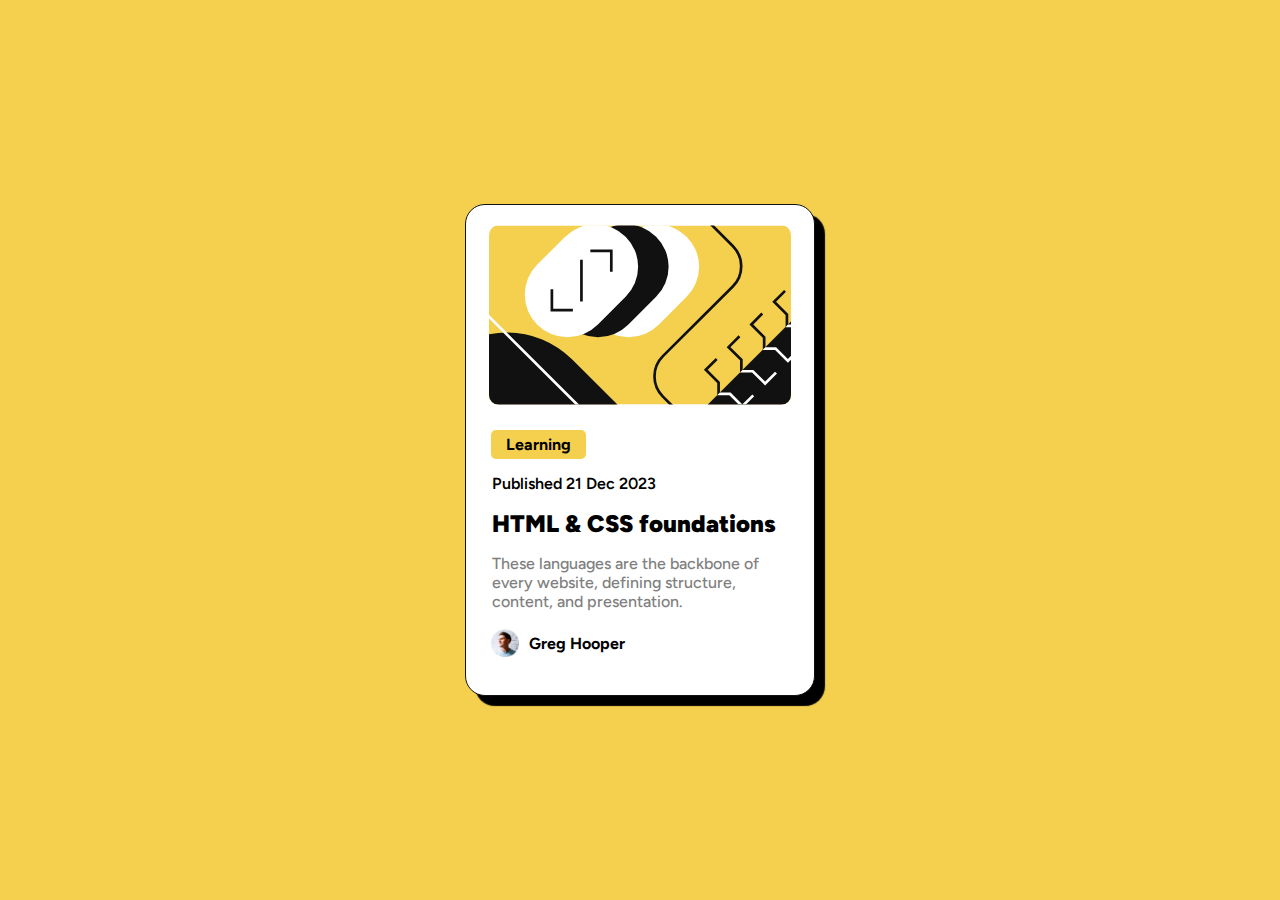
<file: index.html>
<!DOCTYPE html>
<html lang="en">
<head>
  <meta charset="UTF-8">
  <meta name="viewport" content="width=device-width, initial-scale=1.0"> <!-- displays site properly based on user's device -->

  <link rel="icon" type="image/png" sizes="32x32" href="./blog-preview-card-main/assets/images/favicon-32x32.png">
  
  <title>Frontend Mentor | Blog preview card</title>
  <link rel="stylesheet" href="style.css">
  <link rel="preconnect" href="https://fonts.googleapis.com">
  <link rel="preconnect" href="https://fonts.gstatic.com" crossorigin>
  <link href="https://fonts.googleapis.com/css2?family=Figtree&display=swap" rel="stylesheet">

  <!-- Feel free to remove these styles or customise in your own stylesheet 👍 -->
  <!-- <style>
    .attribution { font-size: 11px; text-align: center; }
    .attribution a { color: hsl(228, 45%, 44%); }
  </style> -->
</head>
<body>
  <div class="container">
    <div class="card">
      <div class="image">
        <img src="./blog-preview-card-main/assets/images/illustration-article.svg" alt="pic">
      </div>
      <div class="button">
          <span>Learning</span>
      </div>
      <div class="para">
        <p>Published 21 Dec 2023</p>
      </div>
      <div class="heading">
        <h2> HTML & CSS foundations
        </h2>
      </div>
      <div class="text">
        <p>These languages are the backbone of every website, defining structure, content, and presentation.</p>
      </div>
      <div class="author">
        <img src="./blog-preview-card-main/assets/images/image-avatar.webp" alt="profile.pic">
        <span>Greg Hooper</span>
      </div>
    </div>
  </div>
  

 
  

  
  
  <!-- <div class="attribution">
    Challenge by <a href="https://www.frontendmentor.io?ref=challenge" target="_blank">Frontend Mentor</a>. 
    Coded by <a href="#">Your Name Here</a>.
  </div> -->
</body>
</html>
</file>
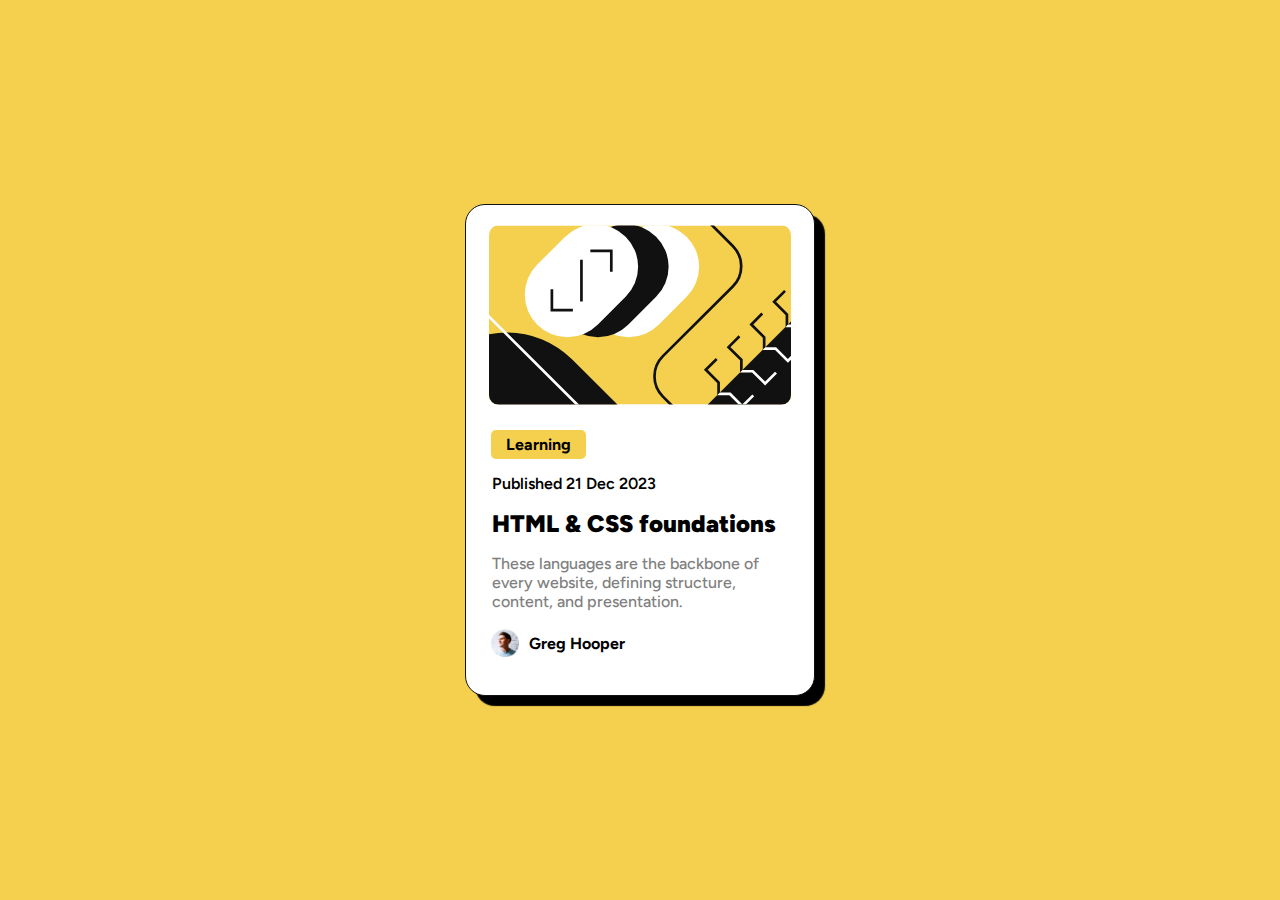
<file: blog-preview-card-main/index.html>
<!DOCTYPE html>
<html lang="en">
<head>
  <meta charset="UTF-8">
  <meta name="viewport" content="width=device-width, initial-scale=1.0"> <!-- displays site properly based on user's device -->

  <link rel="icon" type="image/png" sizes="32x32" href="./assets/images/favicon-32x32.png">
  
  <title>Frontend Mentor | Blog preview card</title>
  <link rel="stylesheet" href="style.css">
  <link rel="preconnect" href="https://fonts.googleapis.com">
  <link rel="preconnect" href="https://fonts.gstatic.com" crossorigin>
  <link href="https://fonts.googleapis.com/css2?family=Figtree&display=swap" rel="stylesheet">

  <!-- Feel free to remove these styles or customise in your own stylesheet 👍 -->
  <!-- <style>
    .attribution { font-size: 11px; text-align: center; }
    .attribution a { color: hsl(228, 45%, 44%); }
  </style> -->
</head>
<body>
  <div class="container">
    <div class="card">
      <div class="image">
        <img src="./assets/images/illustration-article.svg" alt="pic">
      </div>
      <div class="button">
          <span>Learning</span>
      </div>
      <div class="para">
        <p>Published 21 Dec 2023</p>
      </div>
      <div class="heading">
        <h2> HTML & CSS foundations
        </h2>
      </div>
      <div class="text">
        <p>These languages are the backbone of every website, defining structure, content, and presentation.</p>
      </div>
      <div class="author">
        <img src="./assets/images/image-avatar.webp" alt="profile.pic">
        <span>Greg Hooper</span>
      </div>
    </div>
  </div>
  

 
  

  
  
  <!-- <div class="attribution">
    Challenge by <a href="https://www.frontendmentor.io?ref=challenge" target="_blank">Frontend Mentor</a>. 
    Coded by <a href="#">Your Name Here</a>.
  </div> -->
</body>
</html>
</file>
<file: style.css>
*{
    margin:0;
    padding:0;
    box-sizing: border-box;
}

body{
    height:100vh;
    width:100vw;
    background-color: hsl(47, 88%, 63%);
}

.container{
    height:100%;
    display:flex;
    justify-content: center;
    align-items: center;
}

.card{
    /* height:480px; */
    width:350px;
    background-color: hsl(0, 0%, 100%);
    border-radius: 20px;
    border:1.4px solid hsl(0, 0%, 7%);
    padding:20px;
    box-shadow: 10px 10px 1px rgba(0, 0, 0, 1)
}

.image{
    display:flex;
    justify-content: center;
    align-items: center;
}
.image img{
    border-radius: 10px;
    width:98%;
    height:30%;
}

.button{
    margin:30px 5px;
    margin-bottom:20px;
}
.button span{
    background-color: hsl(47, 88%, 63%);
    padding:5px 15px;
    border-radius:5px;
    font-size:16px;
    font-family: 'Figtree', sans-serif;
    font-weight: bolder;
}

.para{
   padding-left:6px;
   font-family: 'Figtree', sans-serif;
   font-weight: 600;
}

.heading{
    margin:16px 6px;
    font-weight: bolder;
    font-family: 'Figtree', sans-serif;
}

.heading h2{
    font-weight: bolder;
}
 
h2:hover{
    color: hsl(47, 88%, 63%);
    cursor:pointer;
}

.text{
    font-size:16px;
    margin:6px;
    font-family: 'Figtree', sans-serif;
    color:hsl(0, 0%, 50%);
    font-weight: 500;
}

.author{
   display: flex;
   margin: 18px 5px;
   align-items: center;
}
.author img{
    height:28px;
    width:28px;
    margin-right: 10px;
}
.author span{
    text-align: center;
    font-family: 'Figtree', sans-serif;
    font-weight: bolder;
}
</file>
<file: blog-preview-card-main/style.css>
*{
    margin:0;
    padding:0;
    box-sizing: border-box;
}

body{
    height:100vh;
    width:100vw;
    background-color: hsl(47, 88%, 63%);
}

.container{
    height:100%;
    display:flex;
    justify-content: center;
    align-items: center;
}

.card{
    /* height:480px; */
    width:350px;
    background-color: hsl(0, 0%, 100%);
    border-radius: 20px;
    border:1.4px solid hsl(0, 0%, 7%);
    padding:20px;
    box-shadow: 10px 10px 1px rgba(0, 0, 0, 1)
}

.image{
    display:flex;
    justify-content: center;
    align-items: center;
}
.image img{
    border-radius: 10px;
    width:98%;
    height:30%;
}

.button{
    margin:30px 5px;
    margin-bottom:20px;
}
.button span{
    background-color: hsl(47, 88%, 63%);
    padding:5px 15px;
    border-radius:5px;
    font-size:16px;
    font-family: 'Figtree', sans-serif;
    font-weight: bolder;
}

.para{
   padding-left:6px;
   font-family: 'Figtree', sans-serif;
   font-weight: 600;
}

.heading{
    margin:16px 6px;
    font-weight: bolder;
    font-family: 'Figtree', sans-serif;
}

.heading h2{
    font-weight: bolder;
}

.text{
    font-size:16px;
    margin:6px;
    font-family: 'Figtree', sans-serif;
    color:hsl(0, 0%, 50%);
    font-weight: 500;
}

.author{
   display: flex;
   margin: 18px 5px;
   align-items: center;
}
.author img{
    height:28px;
    width:28px;
    margin-right: 10px;
}
.author span{
    text-align: center;
    font-family: 'Figtree', sans-serif;
    font-weight: bolder;
}
</file>
